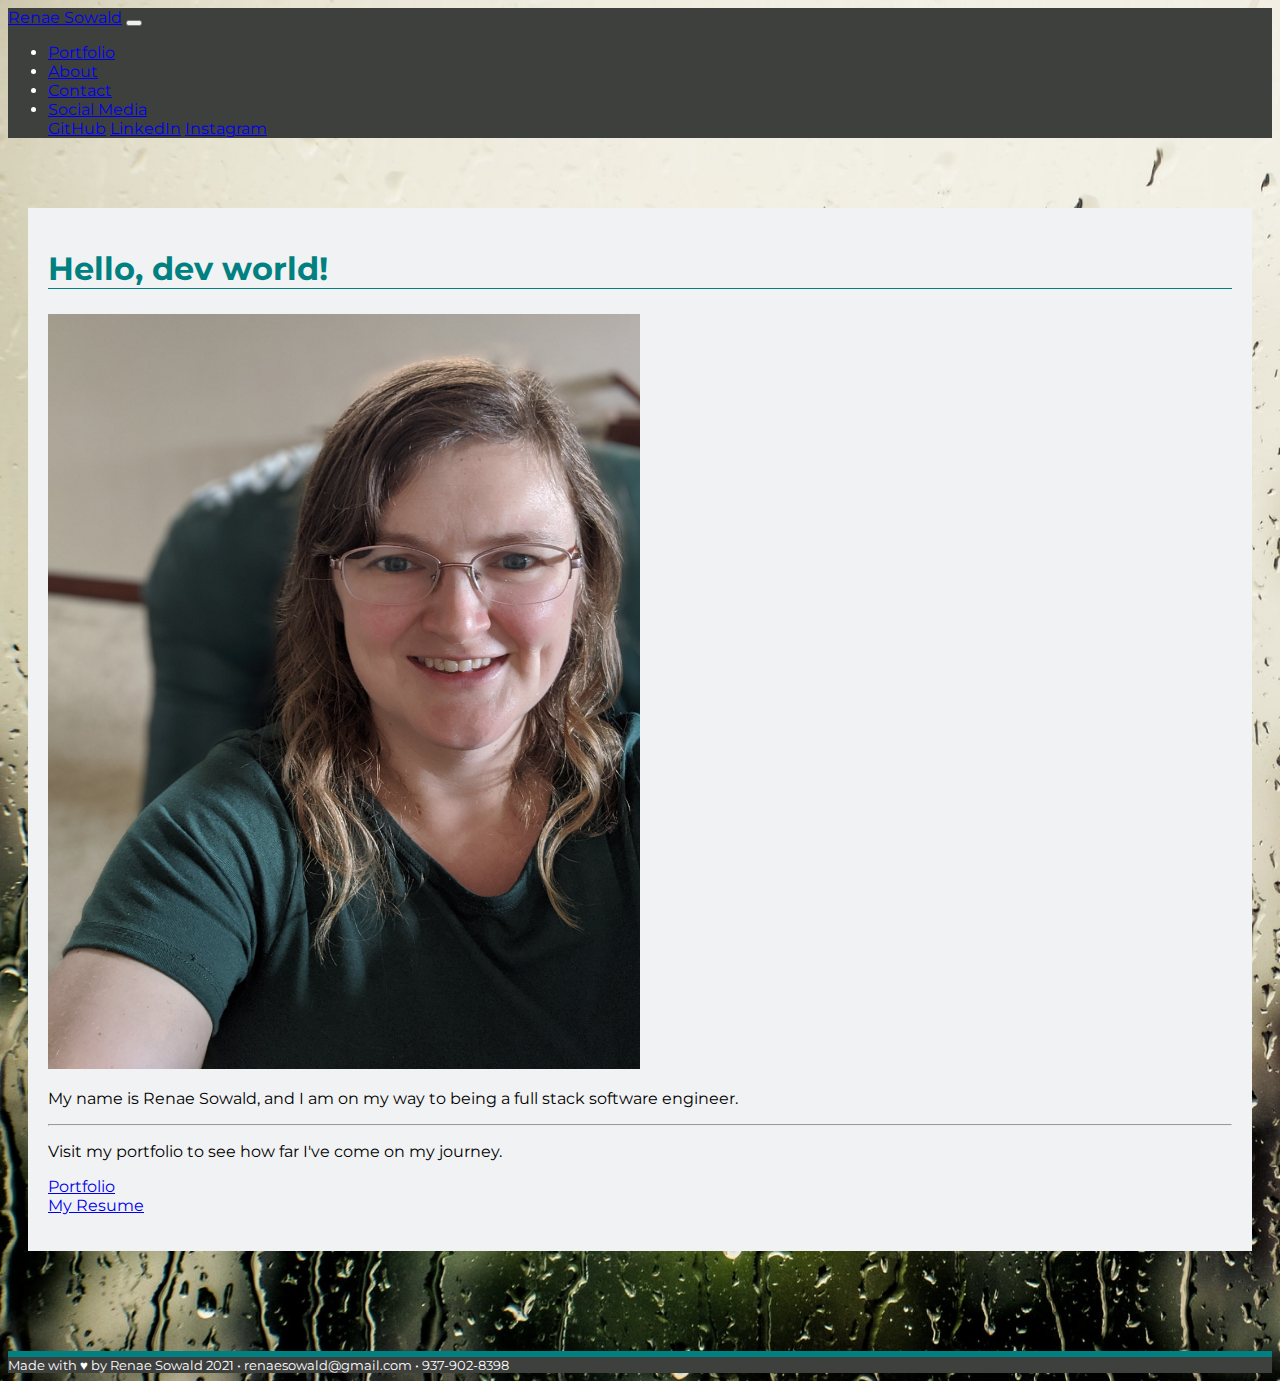
<file: index.html>
<!DOCTYPE html>
<html lang="en">

<head>
    <meta charset="UTF-8">
    <meta name="viewport" content="width=device-width, initial-scale=1.0">
    <title>Renae Sowald | Developer</title>

    <link rel="preconnect" href="https://fonts.gstatic.com">
    <link href="https://fonts.googleapis.com/css2?family=Montserrat&display=swap" rel="stylesheet">
    <link rel="stylesheet" href="https://cdn.jsdelivr.net/npm/bootstrap@4.5.3/dist/css/bootstrap.min.css"
        integrity="sha384-TX8t27EcRE3e/ihU7zmQxVncDAy5uIKz4rEkgIXeMed4M0jlfIDPvg6uqKI2xXr2" crossorigin="anonymous">
    <link rel="stylesheet" href="assets/style.css">
</head>

<body>
    <!-- responsive nav bar same on each page -->
    <nav class="navbar navbar-expand-lg navbar-dark">
        <a class="navbar-brand" href="index.html">Renae Sowald</a>
        <button class="navbar-toggler" type="button" data-toggle="collapse" data-target="#navbarTogglerDemo02"
            aria-controls="navbarTogglerDemo02" aria-expanded="false" aria-label="Toggle navigation">
            <span class="navbar-toggler-icon"></span>
        </button>
        <!-- responsive toggler menu  -->
        <div class="collapse navbar-collapse" id="navbarTogglerDemo02">
            <ul class="navbar-nav ml-auto mt-2 mt-lg-0">
                <li class="nav-item">
                    <a class="nav-link" href="portfolio.html">Portfolio</a>
                </li>
                <li class="nav-item">
                    <a class="nav-link" href="about.html">About</a>
                </li>
                <li class="nav-item">
                    <a class="nav-link" href="contact.html">Contact</a>
                </li>
                <!-- dropdown menu for social media links  -->
                <li class="nav-item dropdown">
                    <a class="nav-link dropdown-toggle" href="#" id="navbarDropdownMenuLink" role="button"
                        data-toggle="dropdown" aria-haspopup="true" aria-expanded="false">
                        Social Media
                    </a>
                    <div class="dropdown-menu" aria-labelledby="navbarDropdownMenuLink">
                        <a class="dropdown-item" href="https://github.com/rsowald" target="_blank"
                            rel="noopener noreferrer">GitHub</a>
                        <a class="dropdown-item" href="https://www.linkedin.com/in/renae-sowald" target="_blank"
                            rel="noopener noreferrer">LinkedIn</a>
                        <a class="dropdown-item" href="https://www.instagram.com/renaesowald/" target="_blank"
                            rel="noopener noreferrer">Instagram</a>
                    </div>
                </li>
            </ul>

        </div>
    </nav>
    <!-- container wrapper for responsive content -->
    <main class="container-sm">
        <!-- div to keep container 9 col wide -->
        <article class="row">
            <div class="col-sm-9">
                <div class="jumbotron jumbotron-fluid background">
                    <div class="container">
                        <h1 class="display-4">Hello, dev world!</h1>
                        <img class="img-fluid float-right rounded-circle portrait" src="assets/indexPortrait.jpg"
                            alt="Self Portrait">
                        <p class="lead">My name is Renae Sowald, and I am on my way to being a full stack software
                            engineer.</p>
                        <hr class="my-4">
                        <p>Visit my portfolio to see how far I've come on my journey.</p>
                        <p class="lead">
                            <a class="btn btn-outline-info mb-3" href="portfolio.html" role="button">Portfolio</a>
                            <br>
                            <a class="btn btn-outline-info" href="assets/resume.pdf" target="_blank" role="button">My
                                Resume</a>
                        </p>
                    </div>
                </div>
            </div>
        </article>
        <!-- Potentially put featured projects on this landing page, but there are not enough projects on the portfolio page to require this yet -->
        <!-- <article class="row">
            <div class="col-sm-9 background">
                <h1>Featured Projects</h1>
                <h2>Meal Planner</h2>
                <h2>Weather Dashboard</h2>
                <h2>Workday Scheduler</h2>
            </div>
        </article> -->
    </main>

    <!-- sticky footer same on every page  -->
    <footer class="fixed-bottom footer mt-auto py-3">
        <div class="container">
            <span>Made with ♥ by Renae Sowald 2021 • renaesowald@gmail.com • 937-902-8398</span>
        </div>
    </footer>

    <!-- quit forgetting to include the js link when you use toggle components! -->
    <script src="https://code.jquery.com/jquery-3.5.1.slim.min.js"
        integrity="sha384-DfXdz2htPH0lsSSs5nCTpuj/zy4C+OGpamoFVy38MVBnE+IbbVYUew+OrCXaRkfj"
        crossorigin="anonymous"></script>
    <script src="https://cdn.jsdelivr.net/npm/bootstrap@4.5.3/dist/js/bootstrap.bundle.min.js"
        integrity="sha384-ho+j7jyWK8fNQe+A12Hb8AhRq26LrZ/JpcUGGOn+Y7RsweNrtN/tE3MoK7ZeZDyx"
        crossorigin="anonymous"></script>
</body>

</html>
</file>
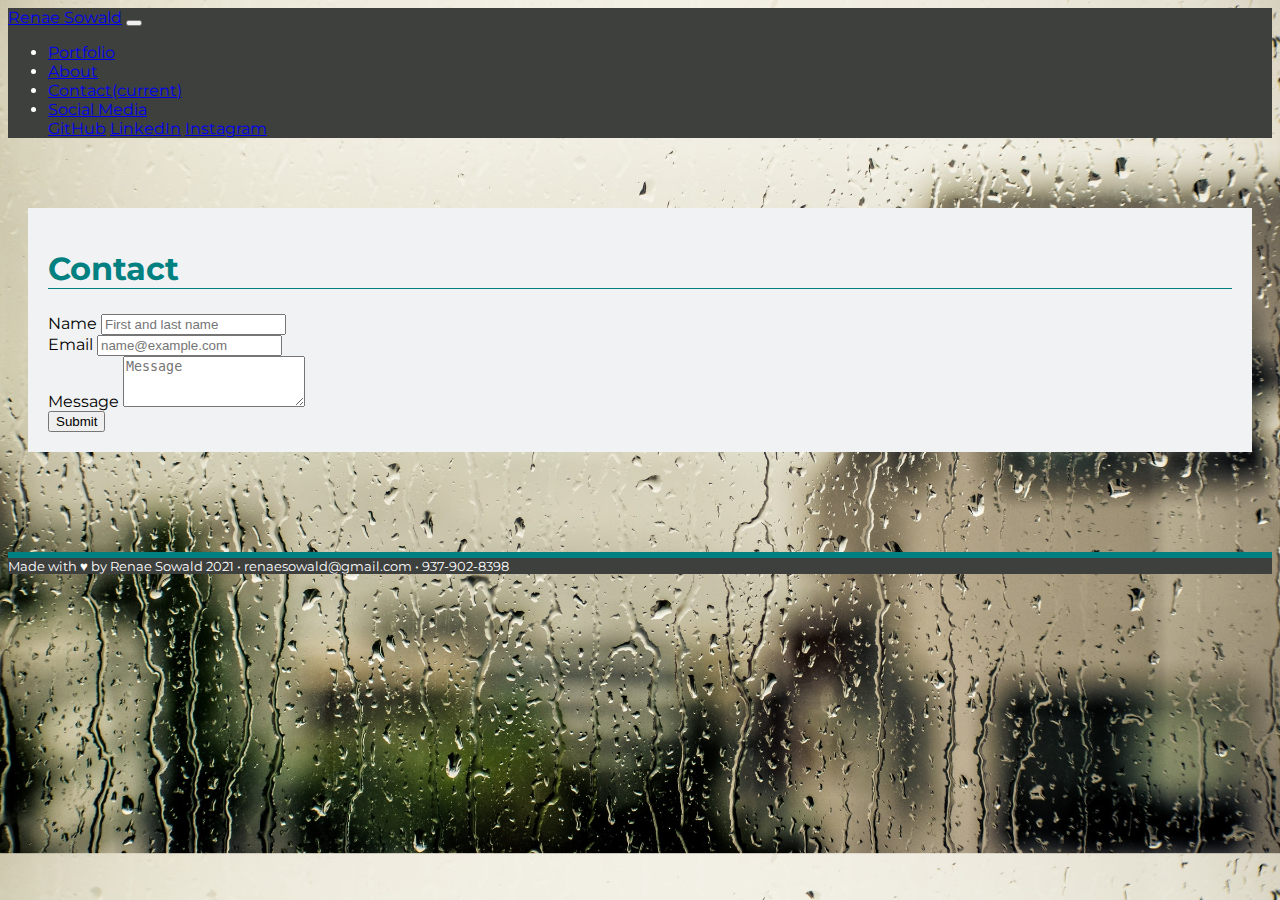
<file: contact.html>
<!DOCTYPE html>
<html lang="en">

<head>
    <meta charset="UTF-8">
    <meta name="viewport" content="width=device-width, initial-scale=1.0">
    <title>Contact</title>

    <link rel="preconnect" href="https://fonts.gstatic.com">
    <link href="https://fonts.googleapis.com/css2?family=Montserrat&display=swap" rel="stylesheet">
    <link rel="stylesheet" href="https://cdn.jsdelivr.net/npm/bootstrap@4.5.3/dist/css/bootstrap.min.css"
        integrity="sha384-TX8t27EcRE3e/ihU7zmQxVncDAy5uIKz4rEkgIXeMed4M0jlfIDPvg6uqKI2xXr2" crossorigin="anonymous">
    <link rel="stylesheet" href="assets/style.css">
</head>

<body>
    <!-- responsive nav bar same on each page -->
    <nav class="navbar navbar-expand-lg navbar-dark">
        <a class="navbar-brand" href="index.html">Renae Sowald</a>
        <button class="navbar-toggler" type="button" data-toggle="collapse" data-target="#navbarTogglerDemo02"
            aria-controls="navbarTogglerDemo02" aria-expanded="false" aria-label="Toggle navigation">
            <span class="navbar-toggler-icon"></span>
        </button>
        <!-- responsive toggler menu  -->
        <div class="collapse navbar-collapse" id="navbarTogglerDemo02">
            <ul class="navbar-nav ml-auto mt-2 mt-lg-0">
                <li class="nav-item">
                    <a class="nav-link" href="portfolio.html">Portfolio</a>
                </li>
                <li class="nav-item">
                    <a class="nav-link" href="about.html">About</a>
                </li>
                <li class="nav-item active">
                    <a class="nav-link" href="contact.html">Contact<span class="sr-only">(current)</span></a>
                </li>
                <!-- dropdown menu for social media links  -->
                <li class="nav-item dropdown">
                    <a class="nav-link dropdown-toggle" href="#" id="navbarDropdownMenuLink" role="button"
                        data-toggle="dropdown" aria-haspopup="true" aria-expanded="false">
                        Social Media
                    </a>
                    <div class="dropdown-menu" aria-labelledby="navbarDropdownMenuLink">
                        <a class="dropdown-item" href="https://github.com/rsowald" target="_blank"
                            rel="noopener noreferrer">GitHub</a>
                        <a class="dropdown-item" href="https://www.linkedin.com/in/renae-sowald" target="_blank"
                            rel="noopener noreferrer">LinkedIn</a>
                        <a class="dropdown-item" href="https://www.instagram.com/renaesowald/" target="_blank"
                            rel="noopener noreferrer">Instagram</a>
                    </div>
                </li>
            </ul>

        </div>
    </nav>
    <!-- container wrapper for responsive content -->
    <main class="container-sm">
        <!-- div to keep container 8 col wide -->
        <div class="row">
            <article class="col-sm-9 background">
                <!-- card class provides a structured container, in this case with header -->
                <form class="card">
                    <!-- card header separates from the card body and h1 tag allows for color change -->
                    <h1 class="card-header">Contact</h1>
                    <div class="card-body">
                        <div class="form-group">
                            <label for="Name">Name</label>
                            <input type="text" class="form-control" id="Name" placeholder="First and last name">
                        </div>
                        <div class="form-group">
                            <label for="emailInput">Email</label>
                            <input type="email" class="form-control" id="emailInput" placeholder="name@example.com">
                        </div>
                        <div class="form-group">
                            <label for="textArea">Message</label>
                            <textarea class="form-control" id="textArea" rows="3" placeholder="Message"></textarea>
                        </div>
                        <!-- used reset button on purpose since the submit will not actually be able to send message -->
                        <button type="reset" class="btn btn-primary">Submit</button>
                    </div>
                </form>
            </article>
        </div>
    </main>

    <!-- sticky footer same on every page  -->
    <footer class="fixed-bottom footer mt-auto py-3">
        <div class="container">
            <span>Made with ♥ by Renae Sowald 2021 • renaesowald@gmail.com • 937-902-8398</span>
        </div>
    </footer>

    <!-- quit forgetting to include the js link when you use toggle components! -->
    <script src="https://code.jquery.com/jquery-3.5.1.slim.min.js"
        integrity="sha384-DfXdz2htPH0lsSSs5nCTpuj/zy4C+OGpamoFVy38MVBnE+IbbVYUew+OrCXaRkfj"
        crossorigin="anonymous"></script>
    <script src="https://cdn.jsdelivr.net/npm/bootstrap@4.5.3/dist/js/bootstrap.bundle.min.js"
        integrity="sha384-ho+j7jyWK8fNQe+A12Hb8AhRq26LrZ/JpcUGGOn+Y7RsweNrtN/tE3MoK7ZeZDyx"
        crossorigin="anonymous"></script>
</body>

</html>
</file>
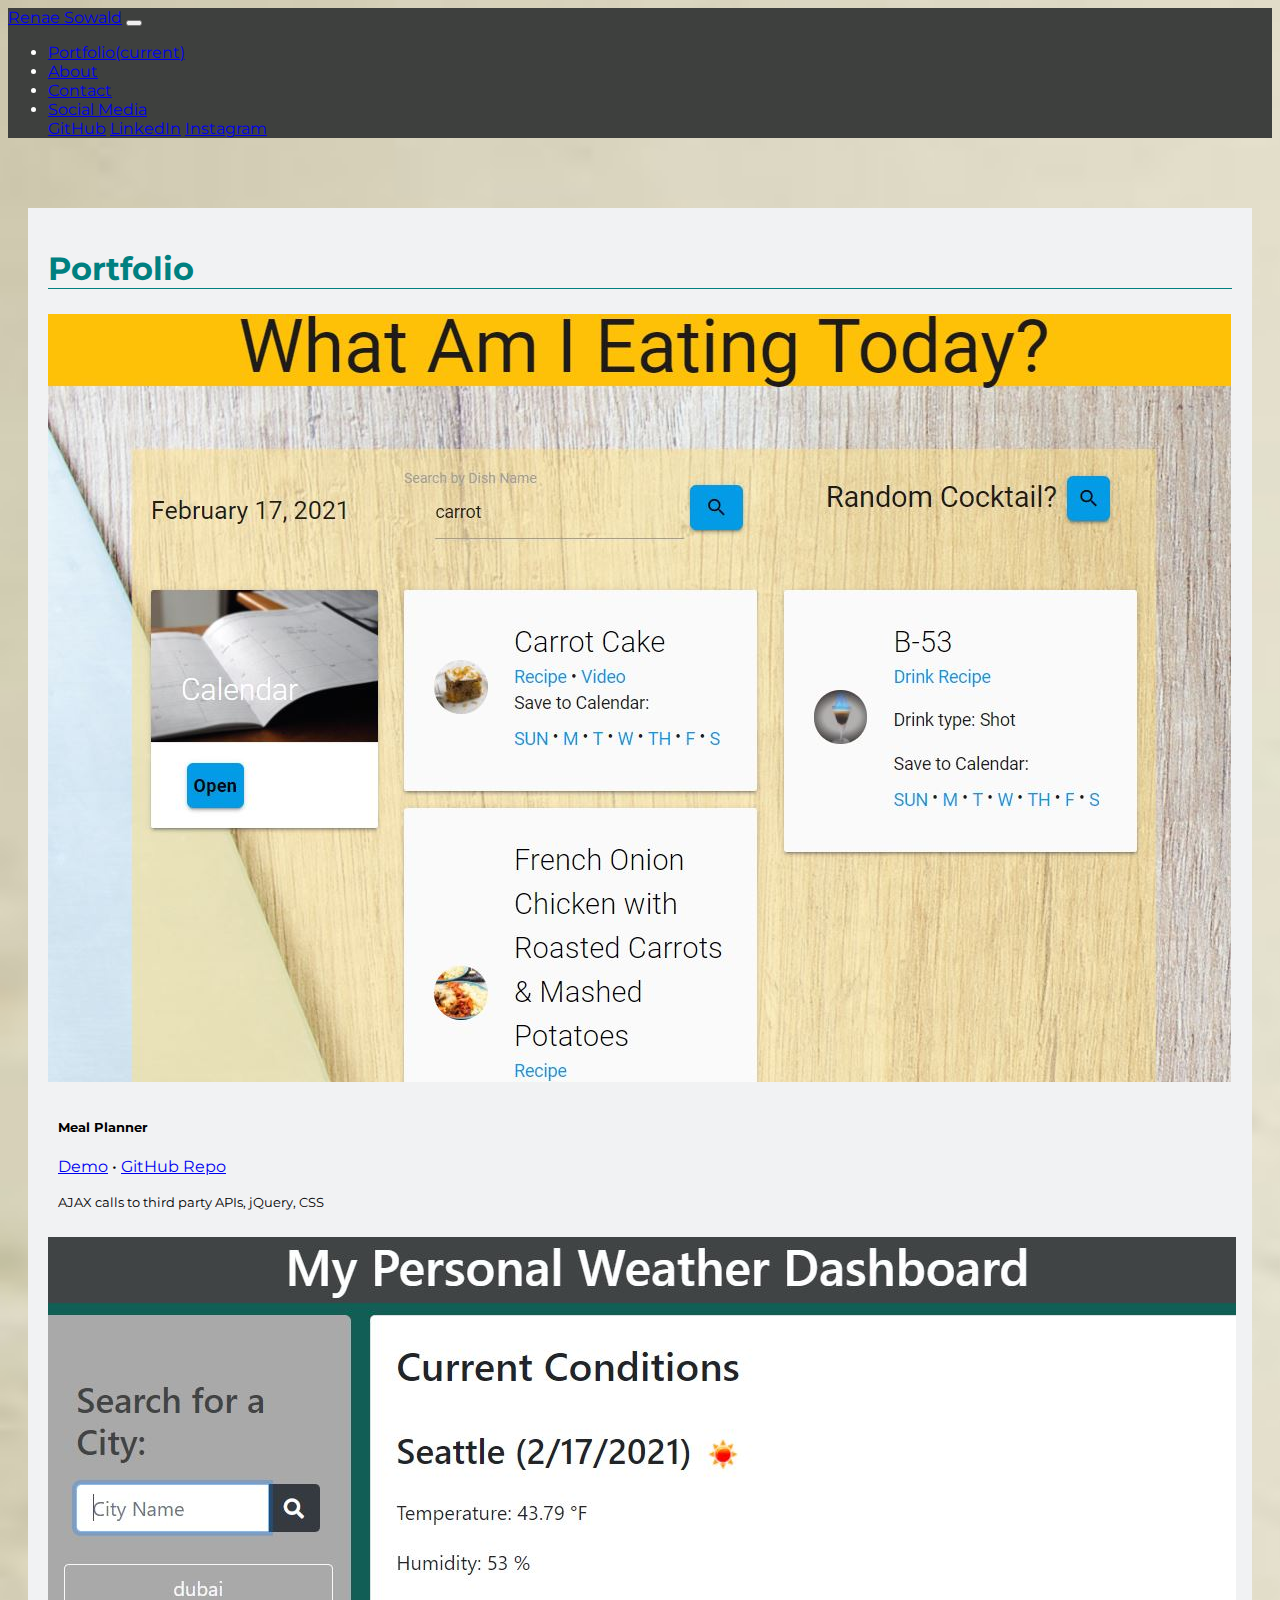
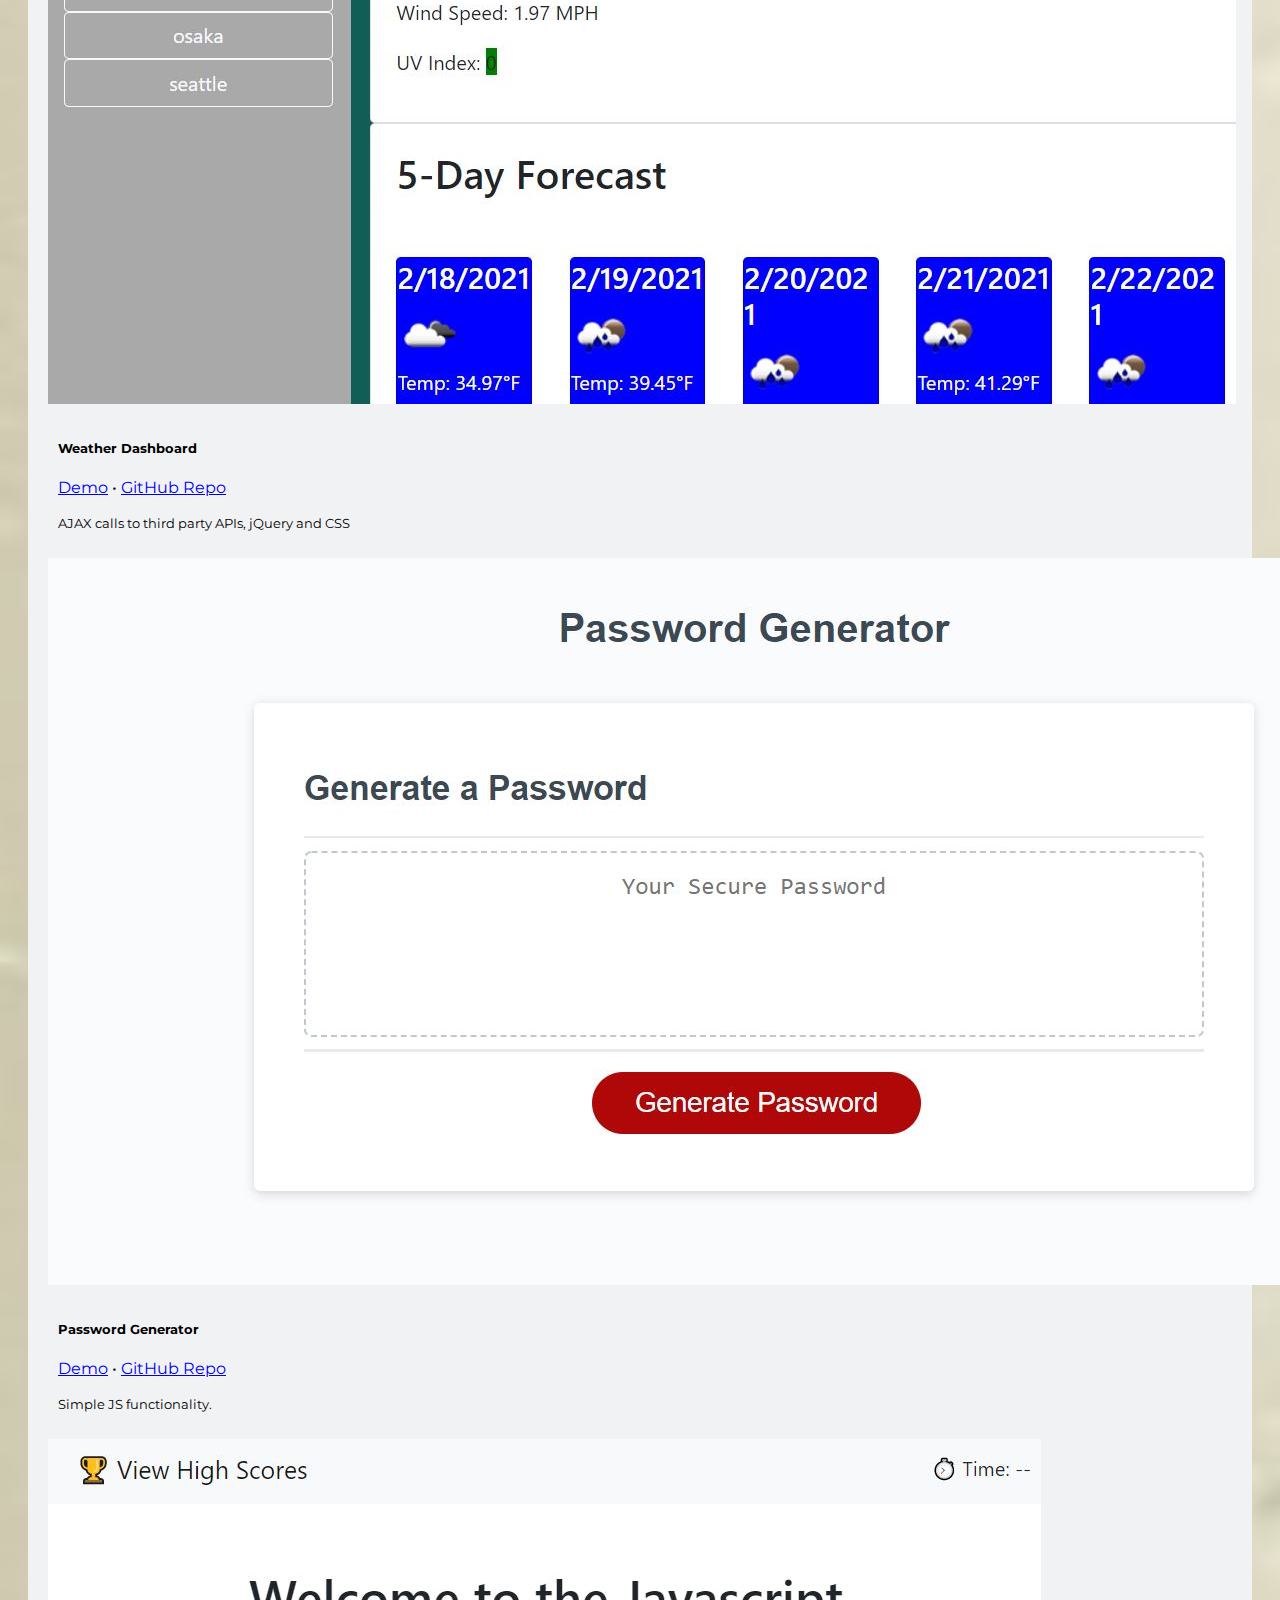
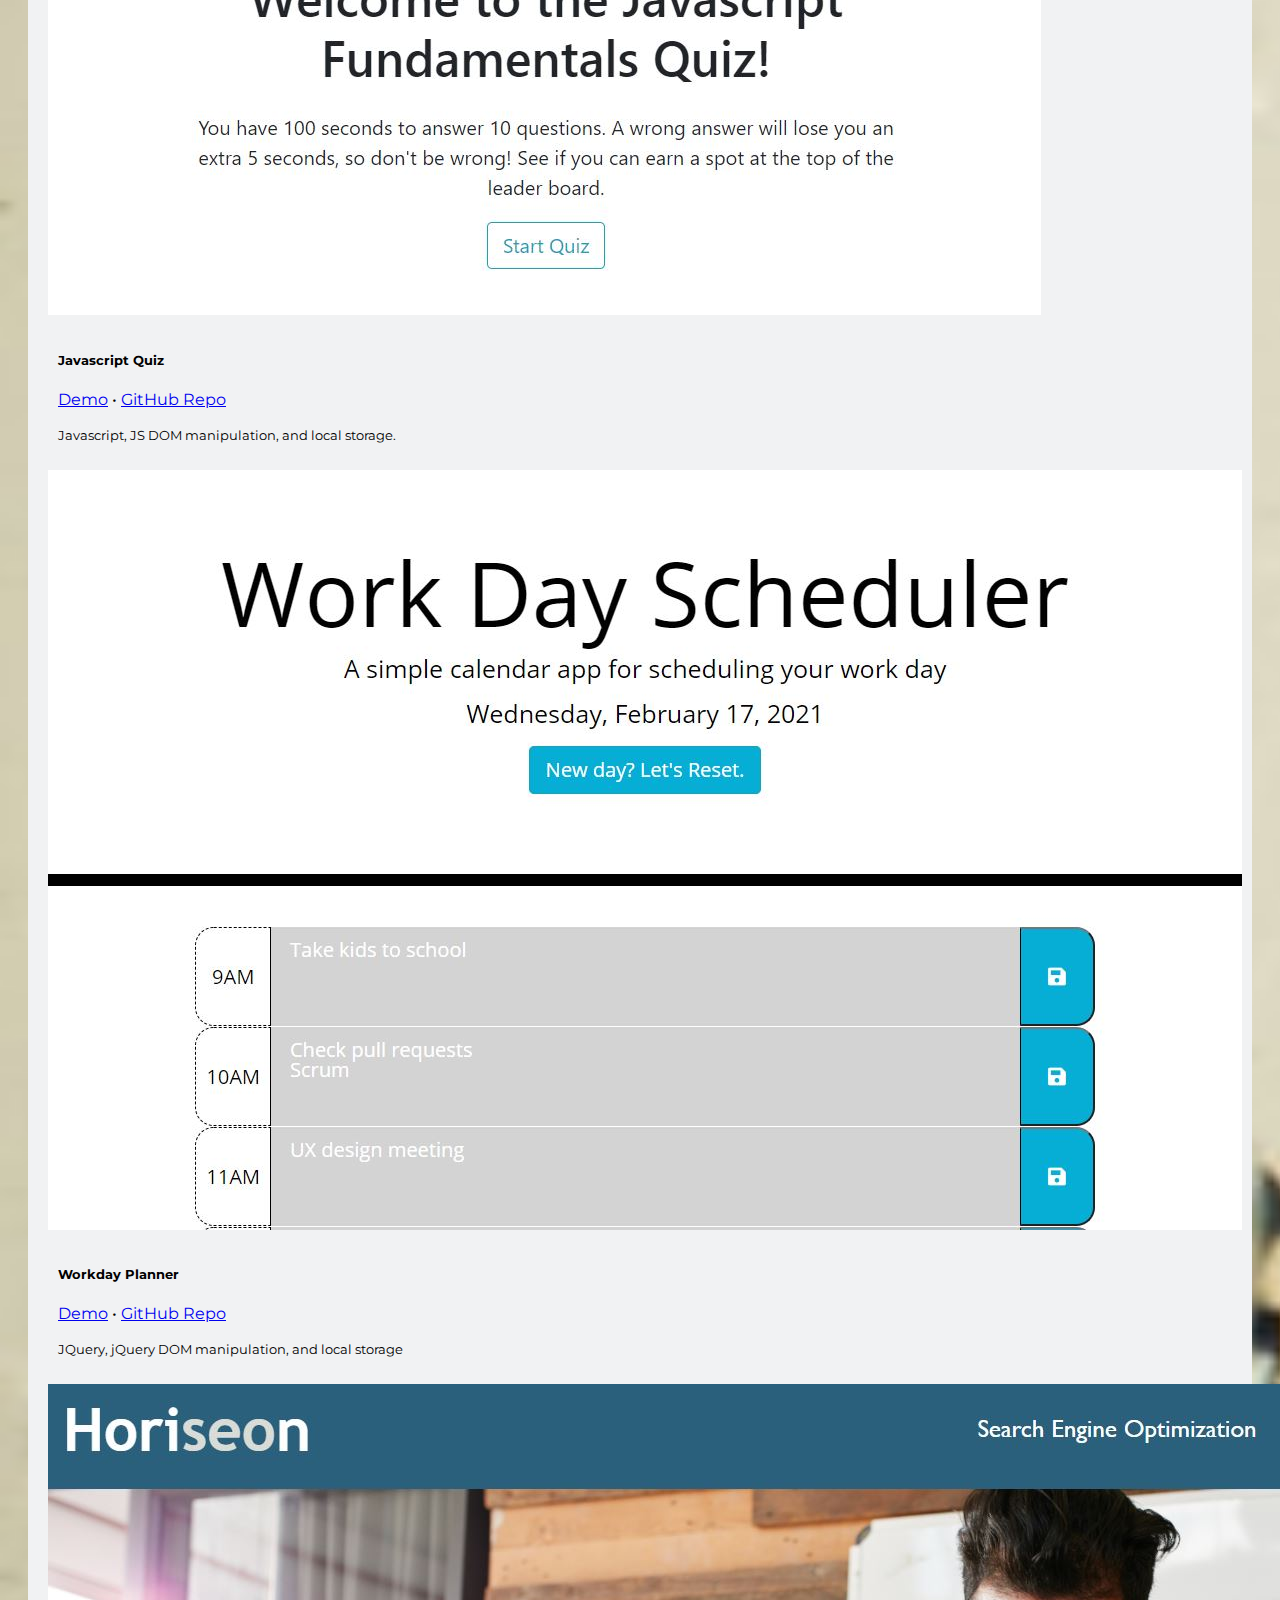
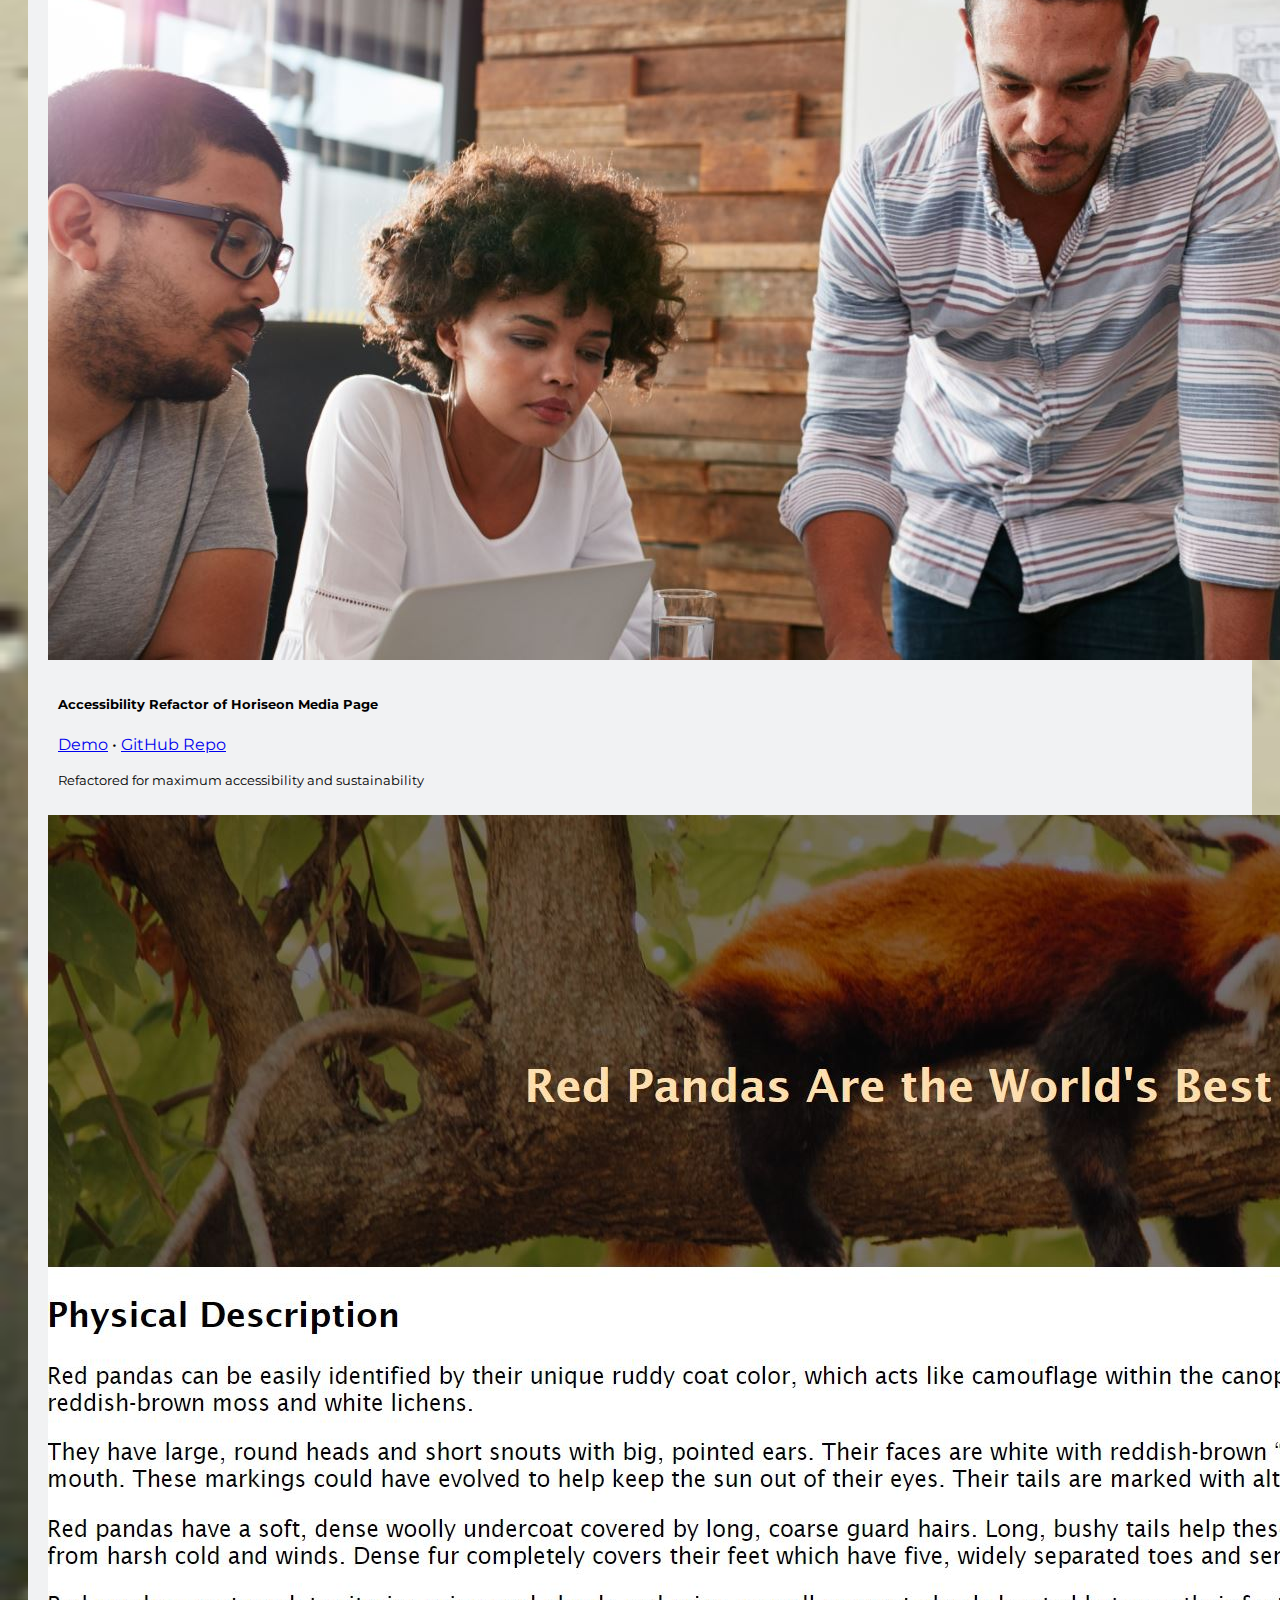
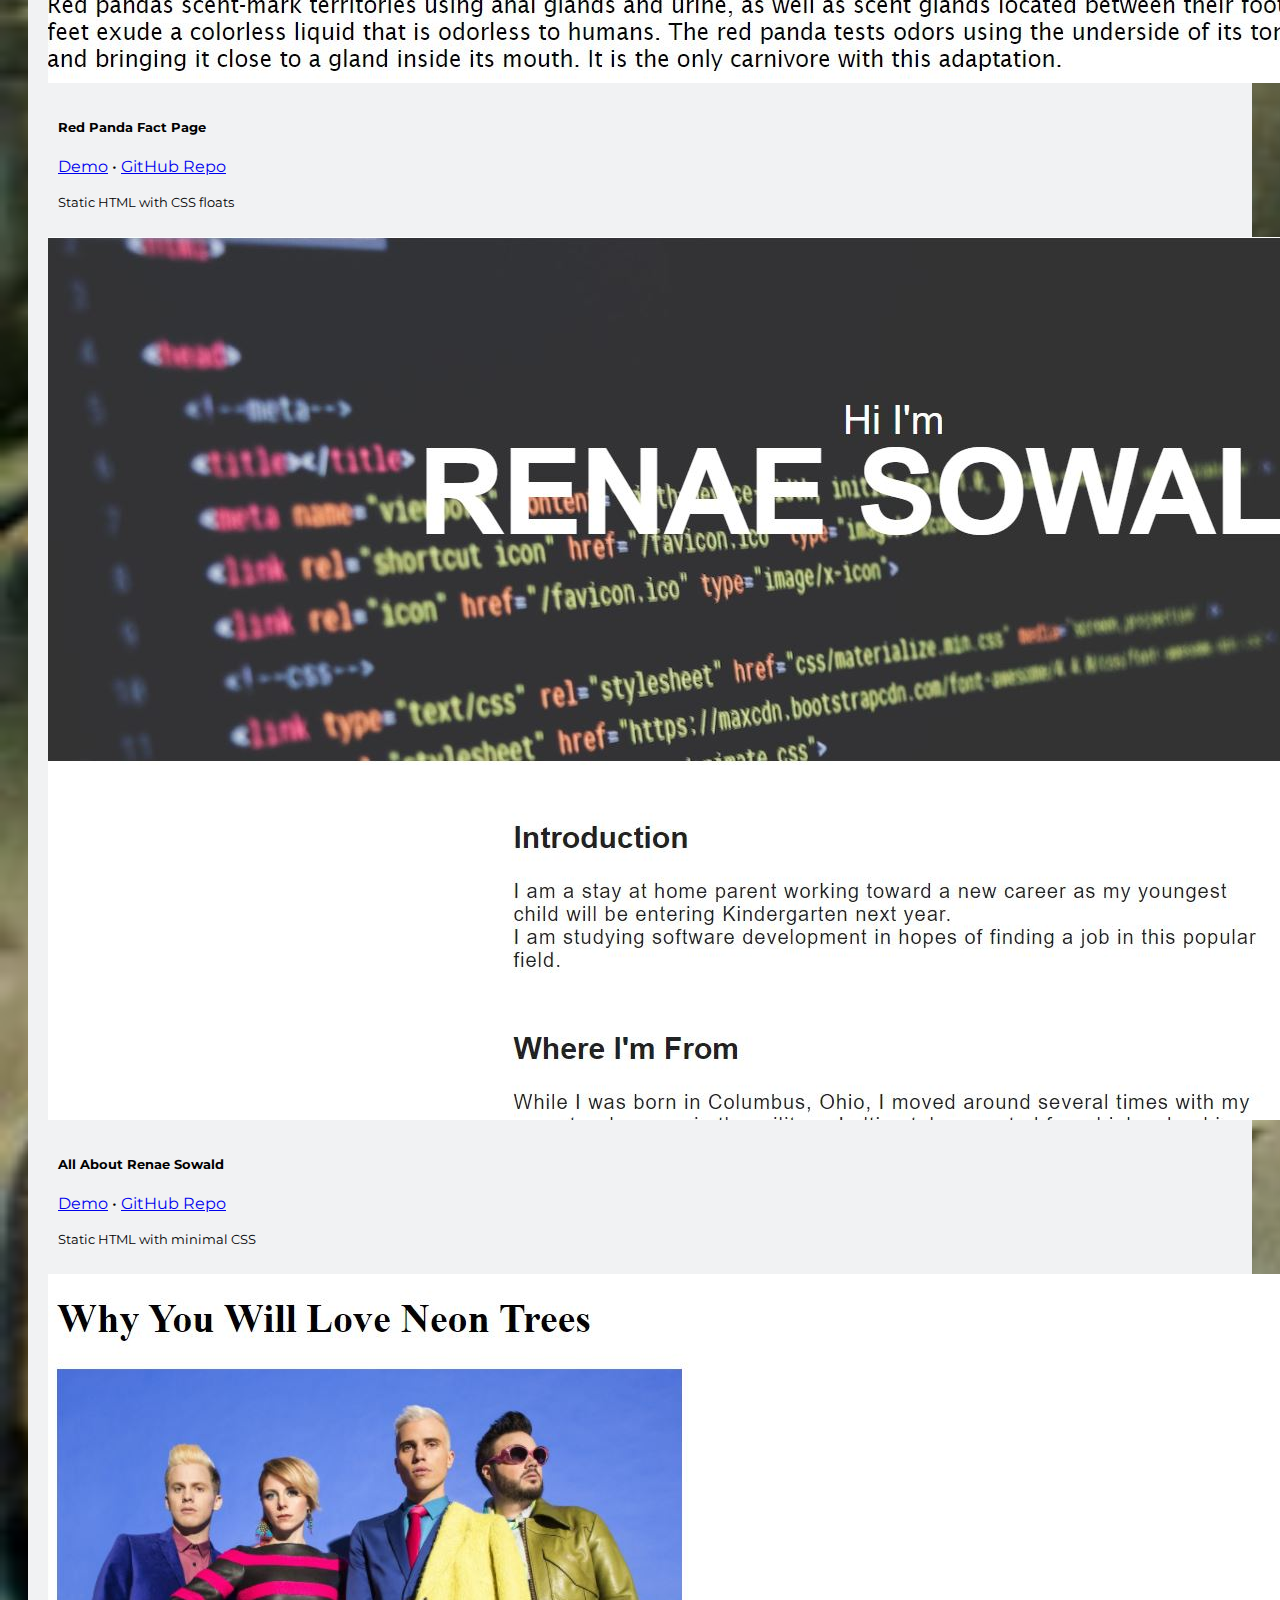
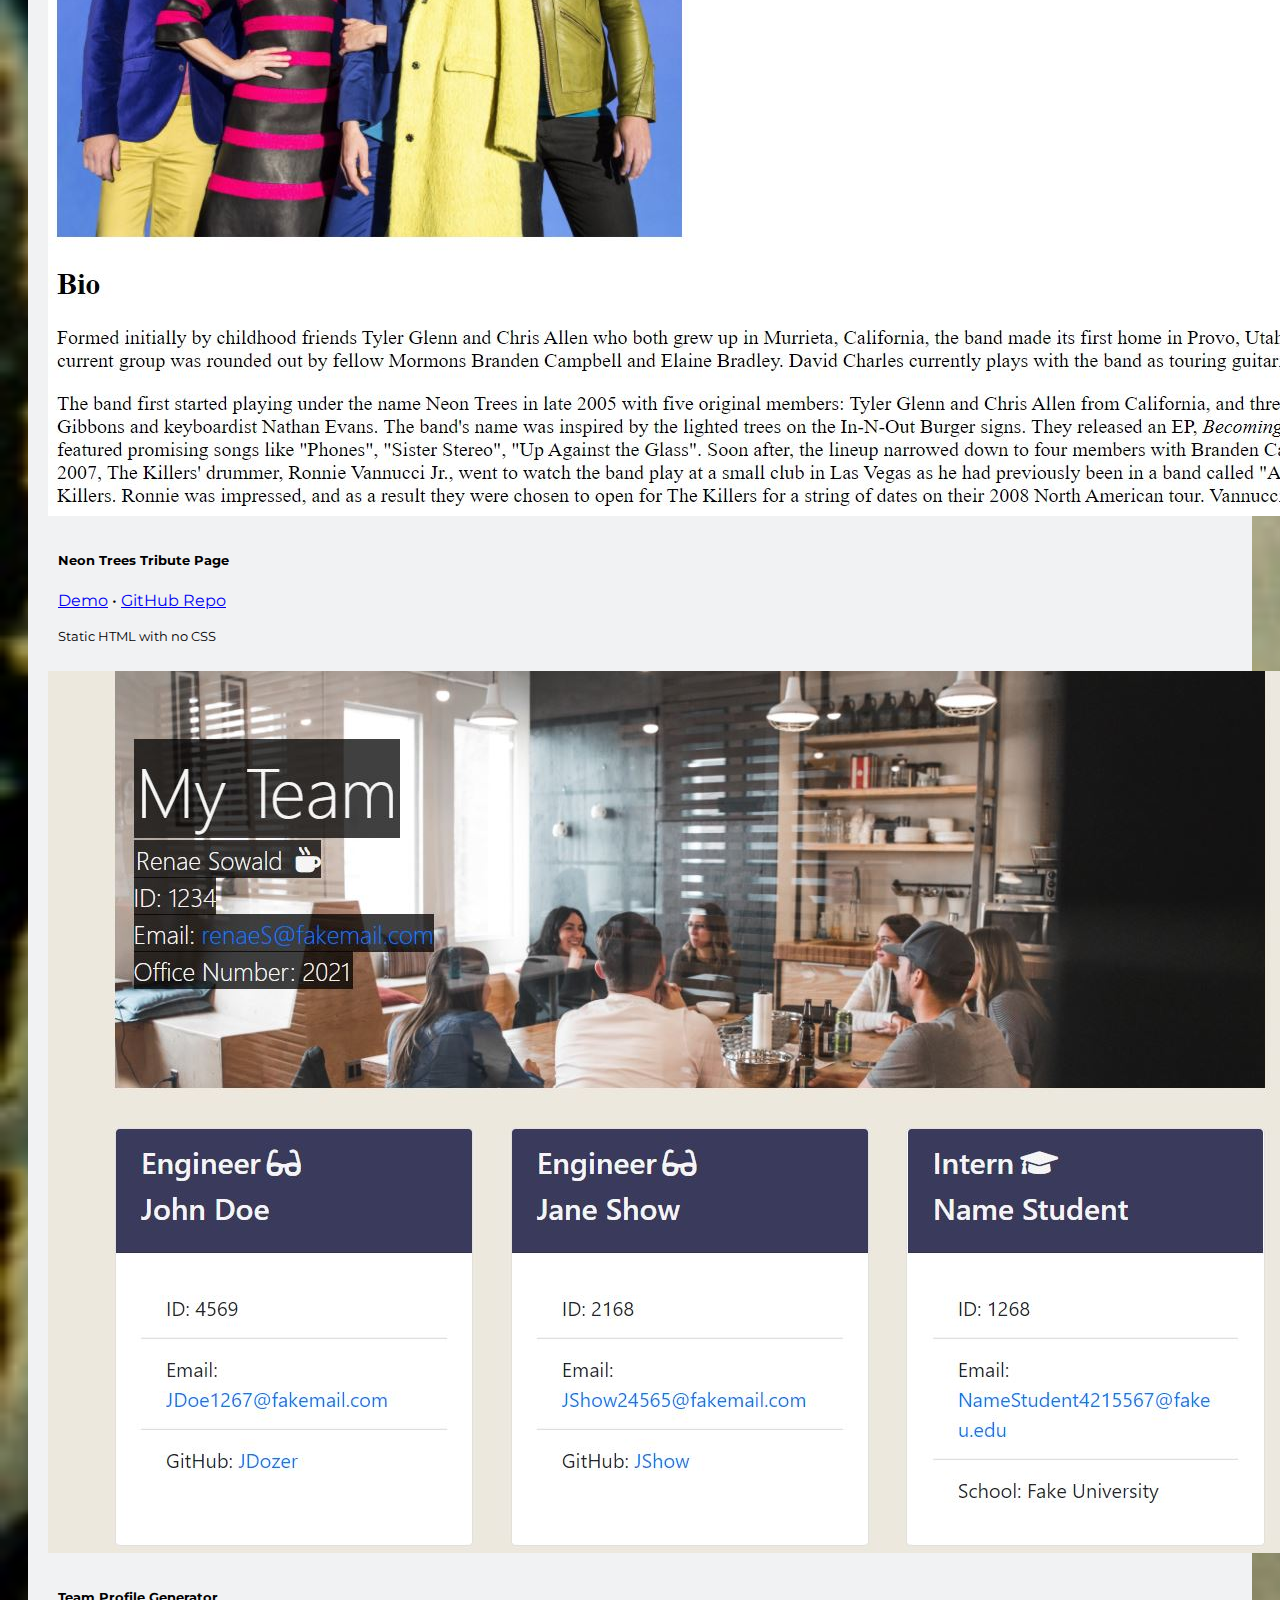
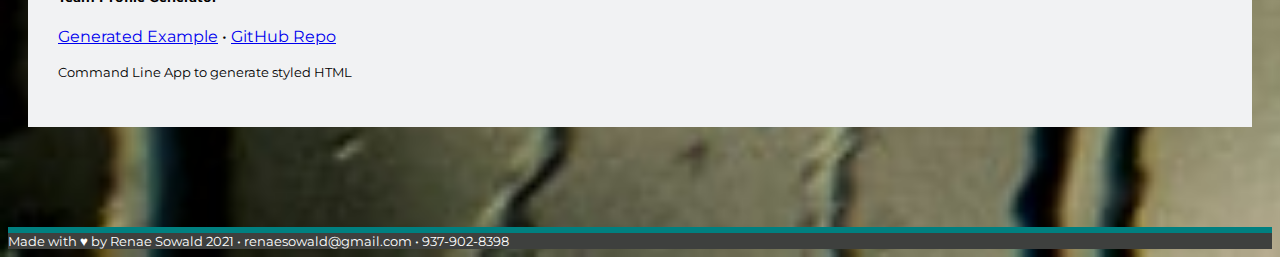
<file: portfolio.html>
<!DOCTYPE html>
<html lang="en">

<head>
    <meta charset="UTF-8">
    <meta name="viewport" content="width=device-width, initial-scale=1.0">
    <title>Portfolio</title>

    <link rel="preconnect" href="https://fonts.gstatic.com">
    <link href="https://fonts.googleapis.com/css2?family=Montserrat&display=swap" rel="stylesheet">
    <link rel="stylesheet" href="https://cdn.jsdelivr.net/npm/bootstrap@4.5.3/dist/css/bootstrap.min.css"
        integrity="sha384-TX8t27EcRE3e/ihU7zmQxVncDAy5uIKz4rEkgIXeMed4M0jlfIDPvg6uqKI2xXr2" crossorigin="anonymous">
    <link rel="stylesheet" href="assets/style.css">
</head>

<body>
    <!-- responsive nav bar same on each page -->
    <nav class="navbar navbar-expand-lg navbar-dark">
        <a class="navbar-brand" href="index.html">Renae Sowald</a>
        <button class="navbar-toggler" type="button" data-toggle="collapse" data-target="#navbarTogglerDemo02"
            aria-controls="navbarTogglerDemo02" aria-expanded="false" aria-label="Toggle navigation">
            <span class="navbar-toggler-icon"></span>
        </button>
        <!-- responsive toggler menu  -->
        <div class="collapse navbar-collapse" id="navbarTogglerDemo02">
            <ul class="navbar-nav ml-auto mt-2 mt-lg-0">
                <li class="nav-item active">
                    <a class="nav-link" href="portfolio.html">Portfolio<span class="sr-only">(current)</span></a>
                </li>
                <li class="nav-item">
                    <a class="nav-link" href="about.html">About</a>
                </li>
                <li class="nav-item">
                    <a class="nav-link" href="contact.html">Contact</a>
                </li>
                <!-- dropdown menu for social media links  -->
                <li class="nav-item dropdown">
                    <a class="nav-link dropdown-toggle" href="#" id="navbarDropdownMenuLink" role="button"
                        data-toggle="dropdown" aria-haspopup="true" aria-expanded="false">
                        Social Media
                    </a>
                    <div class="dropdown-menu" aria-labelledby="navbarDropdownMenuLink">
                        <a class="dropdown-item" href="https://github.com/rsowald" target="_blank"
                            rel="noopener noreferrer">GitHub</a>
                        <a class="dropdown-item" href="https://www.linkedin.com/in/renae-sowald" target="_blank"
                            rel="noopener noreferrer">LinkedIn</a>
                        <a class="dropdown-item" href="https://www.instagram.com/renaesowald/" target="_blank"
                            rel="noopener noreferrer">Instagram</a>
                    </div>
                </li>
            </ul>

        </div>
    </nav>
    <!-- container wrapper for responsive content -->
    <main class="container-sm">
        <div class="row">
            <!-- div container to keep container 8 col wide -->
            <article class="col-sm-9 background">
                <div class="row">
                    <div class="col-sm-12">
                        <h1>Portfolio</h1>
                    </div>
                </div>
                <!-- card decks make cards same height and equally spaced  -->
                <div class="card-deck">
                    <div class="card mb-3 portfolio">
                        <img class="card-img-top" src="assets/portfolioScreenshots/Meal_Planner.jpg"
                            alt="Meal Planner application">
                        <div class="card-body">
                            <h5 class="card-title">Meal Planner</h5>
                            <a href="https://rsowald.github.io/MealPlanner/" target="_blank" class="card-text">Demo</a>
                            •
                            <a href="https://github.com/rsowald/MealPlanner" target="_blank" class="card-text">GitHub
                                Repo</a>
                            <p class="card-text"><small>AJAX calls to third party APIs, jQuery, CSS</small></p>
                        </div>
                    </div>
                    <div class="card mb-3 portfolio">
                        <img class="card-img-top" src="assets/portfolioScreenshots/Weather_Dashboard.jpg"
                            alt="Weather dashboard application">
                        <div class="card-body">
                            <h5 class="card-title">Weather Dashboard</h5>
                            <a href="https://rsowald.github.io/WeatherDashboard/" target="_blank"
                                class="card-text">Demo</a>
                            •
                            <a class="card-text" href="https://github.com/rsowald/WeatherDashboard"
                                target="_blank">GitHub
                                Repo</a>
                            <p class="card-text"><small>AJAX calls to third party APIs, jQuery and CSS</small>
                            </p>
                        </div>
                    </div>
                </div>

                <div class="card-deck">
                    <div class="card mb-3 portfolio">
                        <img src="assets/portfolioScreenshots/password_generator.jpg" class="card-img-top"
                            alt="password generator application">
                        <div class="card-body">
                            <h5 class="card-title">Password Generator</h5>
                            <a href="https://rsowald.github.io/PasswordGenerator/" target="_blank"
                                class="card-text">Demo</a>
                            •
                            <a class="card-text" href="https://github.com/rsowald/PasswordGenerator"
                                target="_blank">GitHub
                                Repo</a>
                            <p class="card-text"><small>Simple JS functionality.</small></p>
                        </div>
                    </div>
                    <div class="card mb-3 portfolio">
                        <img src="assets/portfolioScreenshots/JS_quiz.jpg" class="card-img-top"
                            alt="javascript quiz application">
                        <div class="card-body">
                            <h5 class="card-title">Javascript Quiz</h5>
                            <a href="https://rsowald.github.io/JsCodingQuiz/" target="_blank" class="card-text">Demo</a>
                            •
                            <a href="https://github.com/rsowald/JsCodingQuiz" target="_blank" class="card-text">GitHub
                                Repo</a>
                            <p class="card-text"><small>Javascript, JS DOM manipulation, and local storage.</small>
                            </p>
                        </div>
                    </div>
                </div>

                <div class="card-deck">
                    <div class="card mb-3 portfolio">
                        <img class="card-img-top" src="assets/portfolioScreenshots/Workday_Scheduler.jpg"
                            alt="Workday scheduler application">
                        <div class="card-body">
                            <h5 class="card-title">Workday Planner</h5>
                            <a href="https://rsowald.github.io/WorkDayPlanner/" target="_blank"
                                class="card-text">Demo</a>
                            •
                            <a href="https://github.com/rsowald/WorkDayPlanner" target="_blank" class="card-text">GitHub
                                Repo</a>
                            <p class="card-text"><small>JQuery, jQuery DOM manipulation, and local storage</small></p>
                        </div>
                    </div>
                    <div class="card mb-3 portfolio">
                        <img class="card-img-top" src="assets/portfolioScreenshots/Horiseon_Refactor.JPG"
                            alt="Horiseon Media page">
                        <div class="card-body">
                            <h5 class="card-title">Accessibility Refactor of Horiseon Media Page</h5>
                            <a href="https://rsowald.github.io/AccessibilityRefactor/" target="_blank"
                                class="card-text">Demo</a>
                            •
                            <a href="https://github.com/rsowald/AccessibilityRefactor" target="_blank"
                                class="card-text">GitHub
                                Repo</a>
                            <p class="card-text"><small>Refactored for maximum accessibility and sustainability</small>
                            </p>
                        </div>
                    </div>
                </div>

                <div class="card-deck">
                    <div class="card mb-3 portfolio">
                        <img src="assets/portfolioScreenshots/Favorite_Animal.JPG" alt="red panda information page"
                            class="card-img-top">
                        <div class="card-body">
                            <h5 class="card-title">Red Panda Fact Page</h5>
                            <a href="https://rsowald.github.io/FavoriteAnimal/" target="_blank"
                                class="card-text">Demo</a>
                            •
                            <a href="https://github.com/rsowald/FavoriteAnimal" target="_blank" class="card-text">GitHub
                                Repo</a>
                            <p class="card-text"><small>Static HTML with CSS floats</small></p>
                        </div>
                    </div>
                    <div class="card mb-3 portfolio">
                        <img class="card-img-top" src="assets/portfolioScreenshots/Prework_About_Me.JPG"
                            alt="About Renae">
                        <div class="card-body">
                            <h5 class="card-title">All About Renae Sowald</h5>
                            <a href="https://rsowald.github.io/prework-about-me/" target="_blank"
                                class="card-text">Demo</a>
                            •
                            <a href="https://github.com/rsowald/prework-about-me" target="_blank"
                                class="card-text">GitHub
                                Repo</a>
                            <p class="card-text"><small>Static HTML with minimal CSS</small></p>
                        </div>
                    </div>
                </div>

                <div class="card-deck">
                    <div class="card mb-3 portfolio">
                        <img src="assets/portfolioScreenshots/Band_Tribute.JPG" alt="Neon Trees tribute page"
                            class="card-img-top">
                        <div class="card-body">
                            <h5 class="card-title">Neon Trees Tribute Page</h5>
                            <a href="https://rsowald.github.io/BandTribute/" target="_blank" class="card-text">Demo</a>
                            •
                            <a href="https://github.com/rsowald/BandTribute" target="_blank" class="card-text">GitHub
                                Repo</a>
                            <p class="card-text"><small>Static HTML with no CSS</small></p>
                        </div>
                    </div>

                    <div class="card mb-3 portfolio">
                        <img src="assets/portfolioScreenshots/team_profile_generator.jpg"
                            alt="Team Profile Generator application" class="card-img-top">
                        <div class="card-body">
                            <h5 class="card-title">Team Profile Generator</h5>
                            <a href="assets/portfolioScreenshots/team_profile_generator.jpg" target="_blank"
                                class="card-text">Generated
                                Example</a>
                            •
                            <a href="https://github.com/rsowald/TeamProfileGenerator" target="_blank"
                                class="card-text">GitHub
                                Repo</a>
                            <p class="card-text"><small>Command Line App to generate styled HTML</small></p>
                        </div>
                    </div>
                </div>
            </article>
        </div>

    </main>
    <!-- sticky footer same on every page  -->
    <footer class="fixed-bottom footer mt-auto py-3">
        <div class="container">
            <span>Made with ♥ by Renae Sowald 2021 • renaesowald@gmail.com • 937-902-8398</span>
        </div>
    </footer>
    <!--remember the bootstrap js source at the end!-->
    <script src="https://code.jquery.com/jquery-3.5.1.slim.min.js"
        integrity="sha384-DfXdz2htPH0lsSSs5nCTpuj/zy4C+OGpamoFVy38MVBnE+IbbVYUew+OrCXaRkfj"
        crossorigin="anonymous"></script>
    <script src="https://cdn.jsdelivr.net/npm/bootstrap@4.5.3/dist/js/bootstrap.bundle.min.js"
        integrity="sha384-ho+j7jyWK8fNQe+A12Hb8AhRq26LrZ/JpcUGGOn+Y7RsweNrtN/tE3MoK7ZeZDyx"
        crossorigin="anonymous"></script>
</body>

</html>
</file>
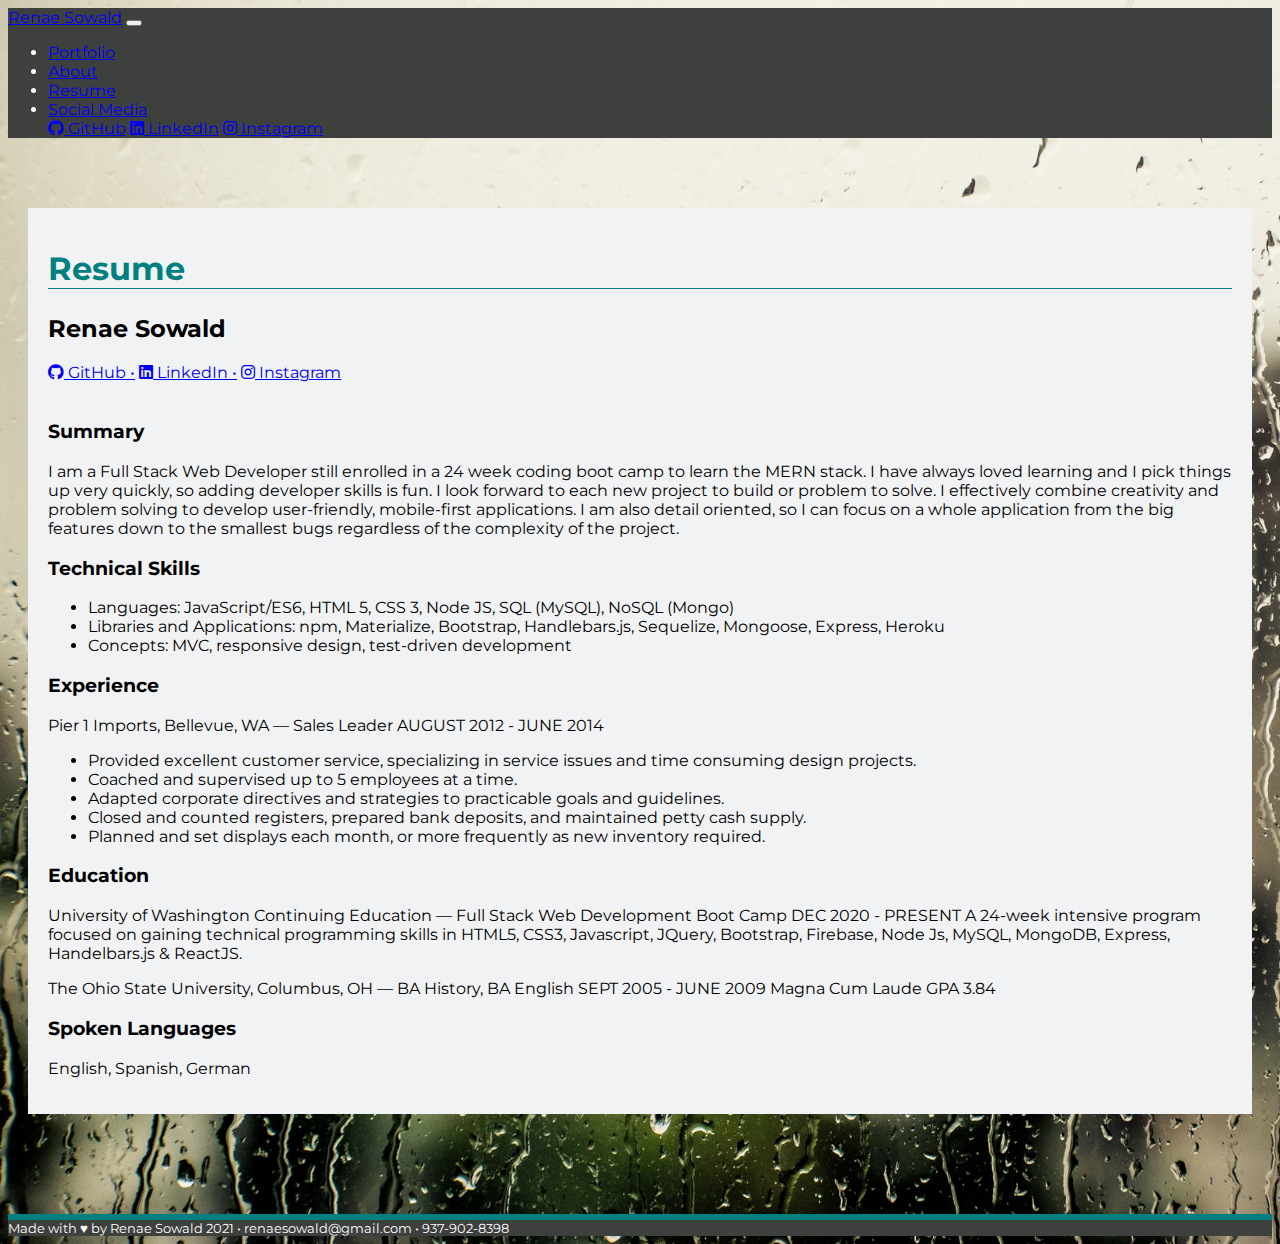
<file: resume.html>
<!DOCTYPE html>
<html lang="en">

<head>
    <meta charset="UTF-8">
    <meta name="viewport" content="width=device-width, initial-scale=1.0">
    <title>Resume</title>

    <link rel="preconnect" href="https://fonts.gstatic.com">
    <link href="https://fonts.googleapis.com/css2?family=Montserrat&display=swap" rel="stylesheet">
    <link rel="stylesheet" href="https://cdn.jsdelivr.net/npm/bootstrap@4.5.3/dist/css/bootstrap.min.css"
        integrity="sha384-TX8t27EcRE3e/ihU7zmQxVncDAy5uIKz4rEkgIXeMed4M0jlfIDPvg6uqKI2xXr2" crossorigin="anonymous">
    <link rel="stylesheet" href="https://cdnjs.cloudflare.com/ajax/libs/font-awesome/5.15.3/css/all.min.css">
    <link rel="stylesheet" href="assets/style.css">
</head>

<body>
    <!-- responsive nav bar same on each page -->
    <nav class="navbar navbar-expand-lg navbar-dark">
        <a class="navbar-brand" href="index.html">Renae Sowald</a>
        <button class="navbar-toggler" type="button" data-toggle="collapse" data-target="#navbarTogglerDemo02"
            aria-controls="navbarTogglerDemo02" aria-expanded="false" aria-label="Toggle navigation">
            <span class="navbar-toggler-icon"></span>
        </button>
        <!-- responsive toggler menu  -->
        <div class="collapse navbar-collapse" id="navbarTogglerDemo02">
            <ul class="navbar-nav ml-auto mt-2 mt-lg-0">
                <li class="nav-item">
                    <a class="nav-link" href="portfolio.html">Portfolio</a>
                </li>
                <li class="nav-item">
                    <a class="nav-link" href="about.html">About</a>
                </li>
                <li class="nav-item active">
                    <a class="nav-link" href="resume.html">Resume<span class="sr-only">(current)</span></a>
                </li>
                <!-- dropdown menu for social media links  -->
                <li class="nav-item dropdown">
                    <a class="nav-link dropdown-toggle" href="#" id="navbarDropdownMenuLink" role="button"
                        data-toggle="dropdown" aria-haspopup="true" aria-expanded="false">
                        Social Media
                    </a>
                    <div class="dropdown-menu" aria-labelledby="navbarDropdownMenuLink">
                        <a class="dropdown-item" href="https://github.com/rsowald" target="_blank"
                            rel="noopener noreferrer"><i class="fab fa-github"></i> GitHub</a>
                        <a class="dropdown-item" href="https://www.linkedin.com/in/renae-sowald" target="_blank"
                            rel="noopener noreferrer"><i class="fab fa-linkedin"></i> LinkedIn</a>
                        <a class="dropdown-item" href="https://www.instagram.com/renaesowald/" target="_blank"
                            rel="noopener noreferrer"><i class="fab fa-instagram"></i> Instagram</a>
                    </div>
                </li>
            </ul>

        </div>
    </nav>
    <!-- container wrapper for responsive content -->
    <main class="container-sm">
        <!-- div to keep container 8 col wide -->
        <div class="row">
            <article class="col-sm-9 background">
                <h1>Resume</h1>

                <h2 class="resume-heading">Renae Sowald</h2>
                <div class="d-inline offset-sm-4">
                    <a class="d-inline" href="https://github.com/rsowald" target="_blank" rel="noopener noreferrer"><i
                            class="fab fa-github"></i> GitHub •</a>
                    <a class="d-inline" href="https://www.linkedin.com/in/renae-sowald" target="_blank"
                        rel="noopener noreferrer"><i class="fab fa-linkedin"></i> LinkedIn •</a>
                    <a class="d-inline" href="https://www.instagram.com/renaesowald/" target="_blank"
                        rel="noopener noreferrer"><i class="fab fa-instagram"></i> Instagram</a>
                </div>
                <br>
                <h3 class="resume-heading mt-3">Summary</h3>
                <p>I am a Full Stack Web Developer still enrolled in a 24 week coding boot camp to learn the MERN stack.
                    I have always loved learning and I pick things up very quickly, so adding developer skills is fun. I
                    look forward to each new project to build or problem to solve. I effectively combine creativity and
                    problem solving to develop user-friendly, mobile-first applications. I am also detail oriented, so I
                    can focus on a whole application from the big features down to the smallest bugs regardless of the
                    complexity of the project.
                </p>
                <h3 class="resume-heading">Technical Skills</h3>
                <ul>
                    <li>Languages: JavaScript/ES6, HTML 5, CSS 3, Node JS, SQL (MySQL), NoSQL (Mongo)</li>
                    <li>Libraries and Applications: npm, Materialize, Bootstrap, Handlebars.js, Sequelize, Mongoose,
                        Express,
                        Heroku</li>
                    <li>Concepts: MVC, responsive design, test-driven development</li>
                </ul>

                <h3 class="resume-heading">Experience</h3>
                <p>Pier 1 Imports, Bellevue, WA — Sales Leader AUGUST 2012 - JUNE 2014</p>
                <ul>
                    <li>Provided excellent customer service, specializing in service issues and time consuming design
                        projects.</li>
                    <li>Coached and supervised up to 5 employees at a time.</li>
                    <li>Adapted corporate directives and strategies to practicable goals and guidelines.</li>
                    <li>Closed and counted registers, prepared bank deposits, and maintained petty cash supply.</li>
                    <li>Planned and set displays each month, or more frequently as new inventory required.</li>
                </ul>
                <h3 class="resume-heading">Education</h3>
                <p>University of Washington Continuing Education — Full Stack Web Development Boot Camp
                    DEC 2020 - PRESENT
                    A 24-week intensive program focused on gaining technical programming skills in HTML5, CSS3,
                    Javascript,
                    JQuery, Bootstrap, Firebase, Node Js, MySQL, MongoDB, Express, Handelbars.js & ReactJS.</p>
                <p>The Ohio State University, Columbus, OH — BA History, BA English
                    SEPT 2005 - JUNE 2009
                    Magna Cum Laude GPA 3.84</p>

                <h3 class="resume-heading">Spoken Languages</h3>
                <p>English, Spanish, German</p>


            </article>
        </div>
    </main>

    <!-- sticky footer same on every page  -->
    <footer class="fixed-bottom footer mt-auto py-3">
        <div class="container">
            <span>Made with ♥ by Renae Sowald 2021 • renaesowald@gmail.com • 937-902-8398</span>
        </div>
    </footer>

    <!-- js link for toggle components! -->
    <script src="https://code.jquery.com/jquery-3.5.1.slim.min.js"
        integrity="sha384-DfXdz2htPH0lsSSs5nCTpuj/zy4C+OGpamoFVy38MVBnE+IbbVYUew+OrCXaRkfj"
        crossorigin="anonymous"></script>
    <script src="https://cdn.jsdelivr.net/npm/bootstrap@4.5.3/dist/js/bootstrap.bundle.min.js"
        integrity="sha384-ho+j7jyWK8fNQe+A12Hb8AhRq26LrZ/JpcUGGOn+Y7RsweNrtN/tE3MoK7ZeZDyx"
        crossorigin="anonymous"></script>
</body>

</html>
</file>
<file: assets/style.css>
/* add space between header and the body */

nav {
    margin-bottom: 50px;
    background-color: #3e403e;
    color: white;
}

/*Style all background styles not styled by bootstrap*/

body {
    background-image: url("background.jpg");
    background-size: cover;
    background-color: thistle;
    font-family: 'Montserrat', sans-serif;
}

h1 {
    color: teal;
    border-bottom: solid teal 1px;
    margin-bottom: 25px;
}

/* bottom margin to make sure sticky footer does not cover content */

main {
    margin-bottom: 80px;
    padding: 20px;
}

.background {
    background-color: #f1f2f3;
    padding: 20px;
}

.portfolio .card-body {
    padding: 10px;
}

/* portrait images set to take up half of their column width  */

.portrait {
    max-width: 50%;
    max-height: auto;
}

footer {
    background-color: #3e403e;
    color: white;
    font-size: smaller;
    border-top: solid teal 6px;
}
</file>
